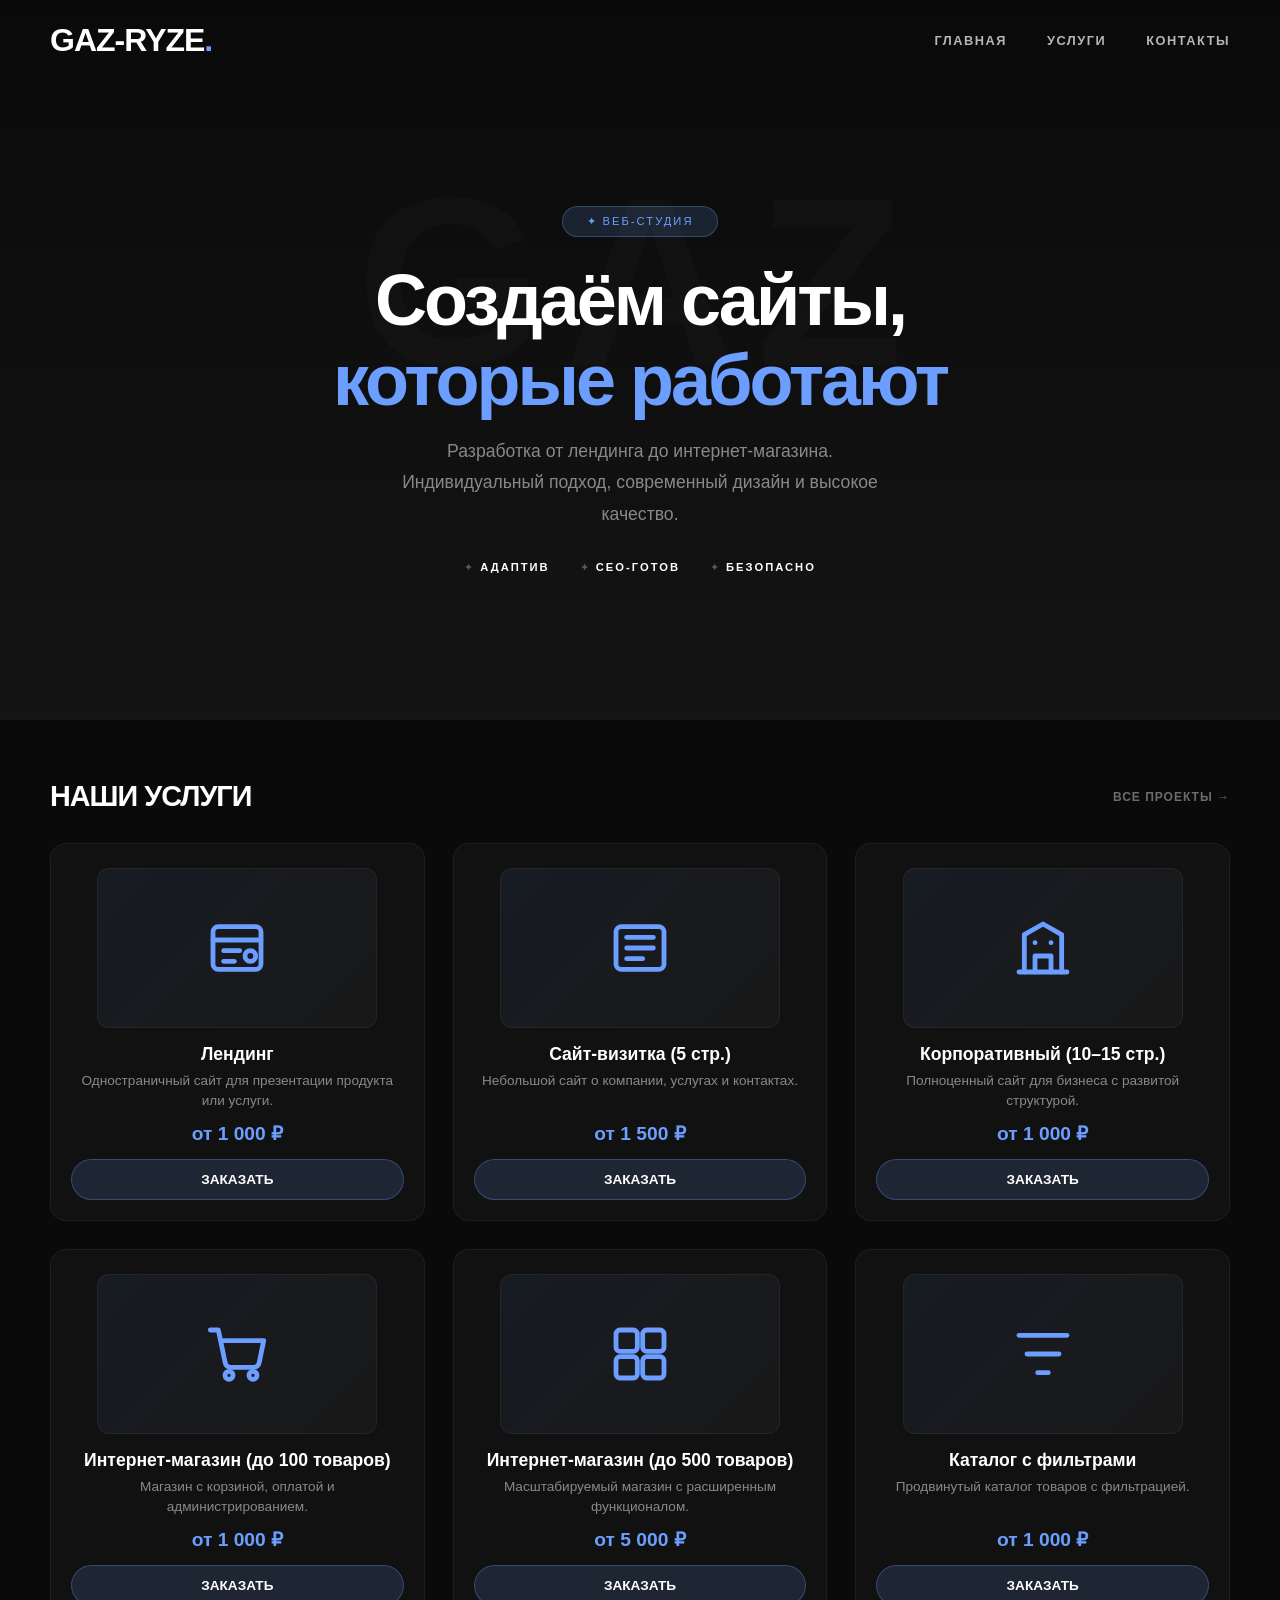
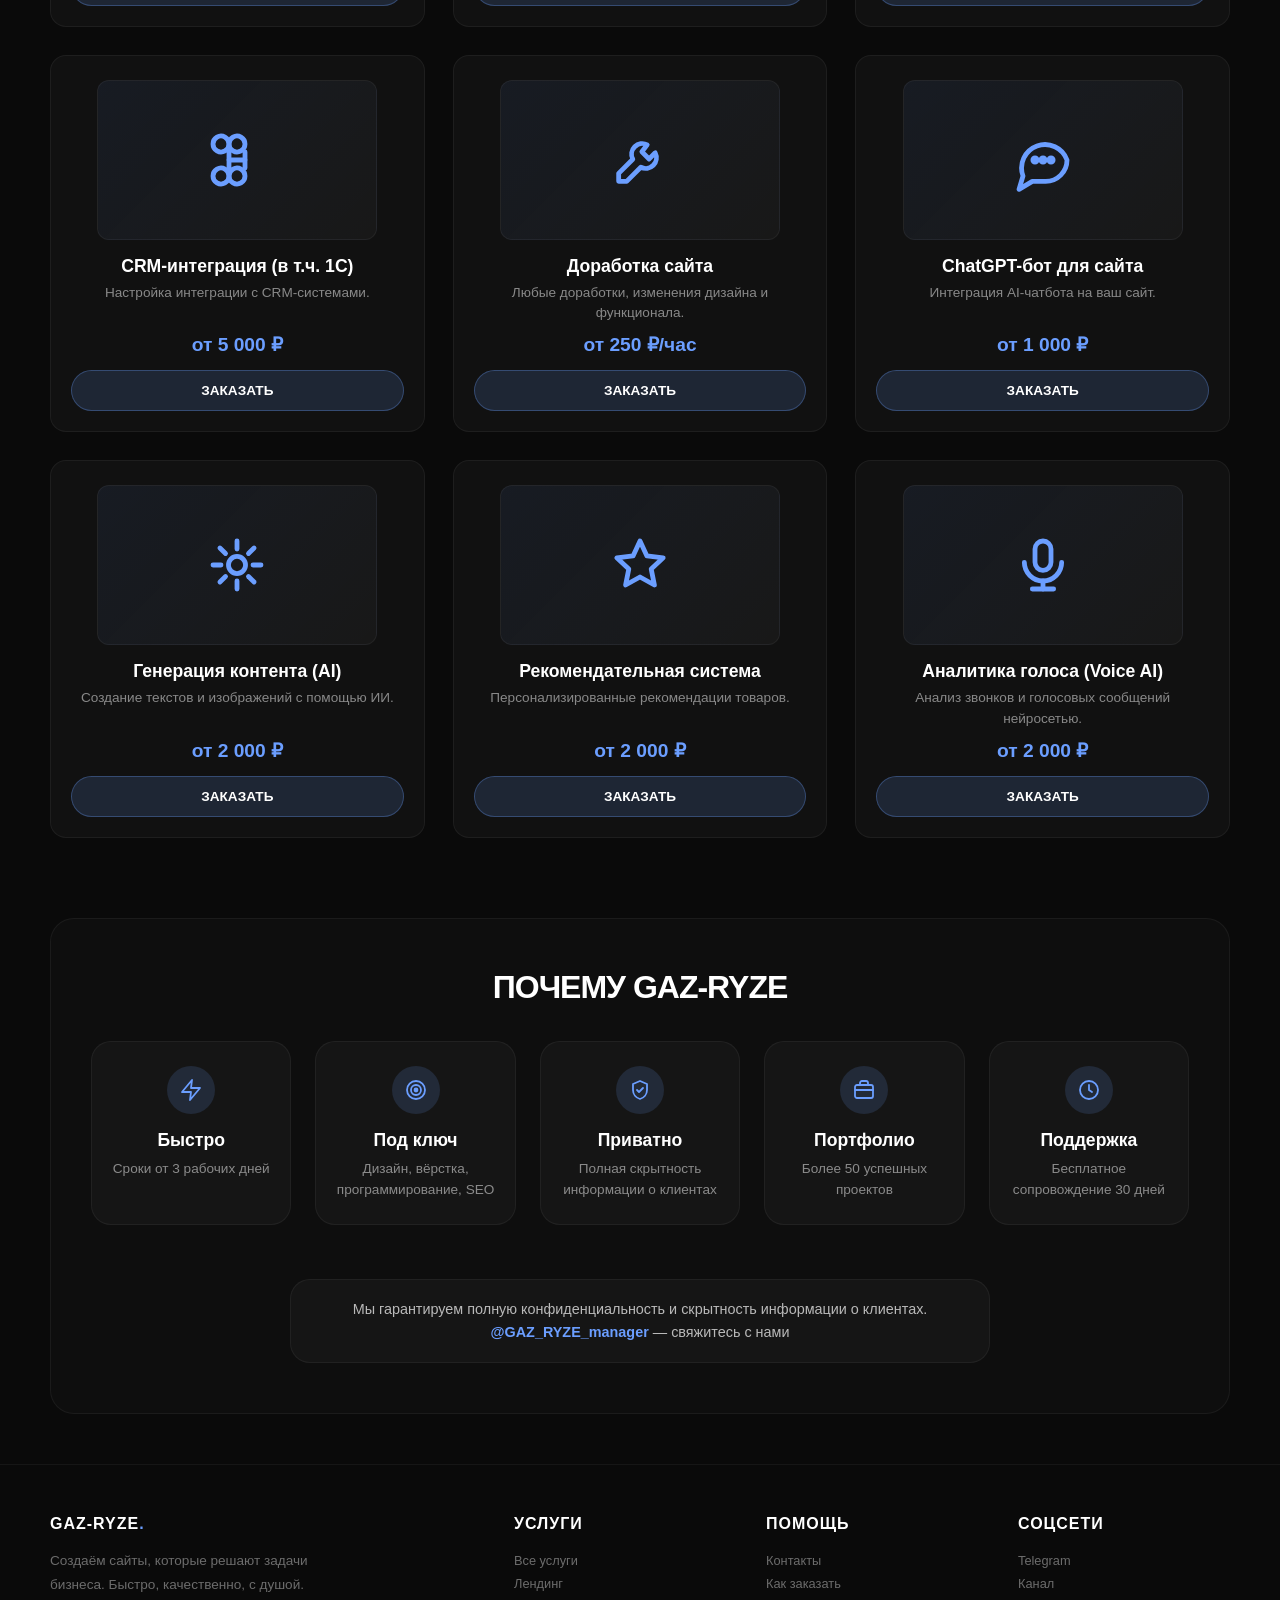
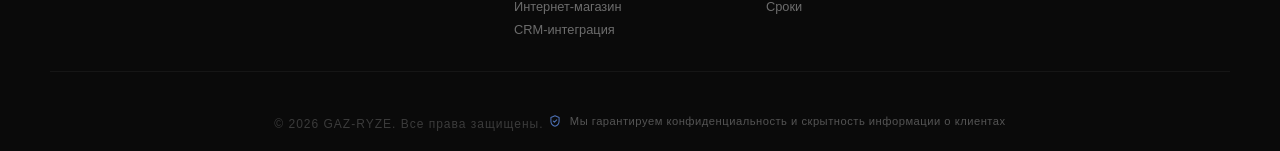
<file: index.html>
<!DOCTYPE html>
<html lang="ru">
<head>
    <meta charset="UTF-8" />
    <meta name="viewport" content="width=device-width, initial-scale=1.0, user-scalable=yes" />
    <title>GAZ-RYZE — создание сайтов</title>
    <link rel="stylesheet" href="Style.css" />
</head>
<body>

    <header class="header">
        <div class="logo">GAZ-RYZE<span>.</span></div>
        <nav class="nav-links">
            <a href="#" id="homeLink">ГЛАВНАЯ</a>
            <a href="#" id="catalogLink">УСЛУГИ</a>
            <a href="#" id="contactsMenuLink">КОНТАКТЫ</a>
        </nav>
    </header>

    <main id="mainContent"></main>

    <div id="orderInstructionsContainer" style="display: block;"></div>

    <footer>
        <div class="footer-content">
            <div class="footer-col">
                <h4>GAZ-RYZE<span>.</span></h4>
                <p>Создаём сайты, которые решают задачи бизнеса. Быстро, качественно, с душой.</p>
            </div>
            <div class="footer-col">
                <h4>УСЛУГИ</h4>
                <a href="#" id="footerCatalog">Все услуги</a>
                <a href="#">Лендинг</a>
                <a href="#">Интернет-магазин</a>
                <a href="#">CRM-интеграция</a>
            </div>
            <div class="footer-col">
                <h4>ПОМОЩЬ</h4>
                <a href="#" id="footerContacts">Контакты</a>
                <a href="#">Как заказать</a>
                <a href="#">Сроки</a>
            </div>
            <div class="footer-col">
                <h4>СОЦСЕТИ</h4>
                <a href="https://t.me/GAZ_RYZE_manager" target="_blank">Telegram</a>
                <a href="https://t.me/Gaz_Ryze" target="_blank">Канал</a>
            </div>
        </div>
        <div class="footer-bottom">
            <span>© 2026 GAZ-RYZE. Все права защищены.</span>
            <div class="footer-privacy">
                <svg viewBox="0 0 24 24" fill="none" stroke="currentColor" stroke-width="1.8" stroke-linecap="round" stroke-linejoin="round" width="14" height="14">
                    <path d="M12 3l7 3v6c0 4.5-3 8-7 9-4-1-7-4.5-7-9V6l7-3z"/>
                    <path d="M9 12l2 2 4-4"/>
                </svg>
                <span>Мы гарантируем конфиденциальность и скрытность информации о клиентах</span>
            </div>
        </div>
    </footer>

    <!-- Модалка контактов -->
    <div id="contactsModal" class="contacts-modal">
        <div class="contacts-card">
            <button class="close-contacts" id="closeContactsBtn">✕</button>
            <h2>СВЯЗАТЬСЯ С НАМИ</h2>
            <div class="contact-detail">
                <div class="contact-icon">
                    <svg viewBox="0 0 24 24" fill="none" stroke="currentColor" stroke-width="1.8" stroke-linecap="round" stroke-linejoin="round" width="24" height="24">
                        <path d="M22 2 11 13"/>
                        <path d="M22 2l-7 20-4-9-9-4 20-7z"/>
                    </svg>
                </div>
                <div class="contact-info">
                    <div class="contact-label">Telegram</div>
                    <div class="contact-value">@GAZ_RYZE_manager</div>
                </div>
            </div>
            <div class="contact-detail">
                <div class="contact-icon">
                    <svg viewBox="0 0 24 24" fill="none" stroke="currentColor" stroke-width="1.8" stroke-linecap="round" stroke-linejoin="round" width="24" height="24">
                        <rect x="2" y="4" width="20" height="16" rx="2"/>
                        <path d="m2 7 10 6 10-6"/>
                    </svg>
                </div>
                <div class="contact-info">
                    <div class="contact-label">Канал</div>
                    <div class="contact-value">@Gaz_Ryze</div>
                </div>
            </div>
            <div class="contact-privacy-note">
                <svg viewBox="0 0 24 24" fill="none" stroke="currentColor" stroke-width="1.8" stroke-linecap="round" stroke-linejoin="round" width="16" height="16">
                    <path d="M12 3l7 3v6c0 4.5-3 8-7 9-4-1-7-4.5-7-9V6l7-3z"/>
                    <path d="M9 12l2 2 4-4"/>
                </svg>
                <span>Полная конфиденциальность ваших данных</span>
            </div>
            <a href="https://t.me/GAZ_RYZE_manager" target="_blank" class="contacts-telegram-btn">НАПИСАТЬ</a>
        </div>
    </div>

    <div class="sync-notice" id="syncNotice">Готово</div>

    <!-- Модалка деталей услуги -->
    <div id="productCodeModal" class="product-code-modal">
        <div class="product-code-card">
            <button class="close-code-btn" id="closeCodeBtn">✕</button>
            <div class="code-icon" id="serviceIcon"></div>
            <h2 id="serviceName">Услуга</h2>
            <div class="code-display" id="productCodeDisplay">Цена</div>
            <div class="product-info" id="productInfoDisplay">Описание</div>
            <button class="copy-code-btn" id="copyCodeBtn">СВЯЗАТЬСЯ</button>
            <div class="code-hint">Нажмите, чтобы открыть контакты</div>
        </div>
    </div>

    <script src="Script.js"></script>
</body>
</html>
</file>
<file: Style.css>
* {
    margin: 0;
    padding: 0;
    box-sizing: border-box;
}

@import url('https://fonts.googleapis.com/css2?family=Inter:wght@300;400;600;700;800;900&display=swap');

body {
    background: #0a0a0a;
    font-family: 'Inter', Arial, sans-serif;
    color: #ffffff;
}

/* ---------- АНИМАЦИИ ---------- */
@keyframes fadeInUp {
    from { opacity: 0; transform: translateY(40px); }
    to { opacity: 1; transform: translateY(0); }
}
@keyframes fadeInScale {
    from { opacity: 0; transform: scale(0.9); }
    to { opacity: 1; transform: scale(1); }
}
@keyframes float {
    0%, 100% { transform: translateY(0px); }
    50% { transform: translateY(-10px); }
}
@keyframes glowPulse {
    0%, 100% { box-shadow: 0 0 20px rgba(107, 158, 255, 0.2); }
    50% { box-shadow: 0 0 40px rgba(107, 158, 255, 0.4); }
}
@keyframes iconFadeIn {
    from { opacity: 0; transform: scale(0.6) rotate(-8deg); }
    to   { opacity: 1; transform: scale(1) rotate(0deg); }
}

/* ---------- ШАПКА ---------- */
.header {
    position: fixed;
    top: 0;
    left: 0;
    width: 100%;
    padding: 22px 50px;
    background: transparent;
    z-index: 100;
    display: flex;
    align-items: center;
    justify-content: space-between;
    transition: all 0.3s ease;
}
.header.scrolled {
    background: rgba(10, 10, 10, 0.92);
    backdrop-filter: blur(12px);
    padding: 14px 50px;
    border-bottom: 1px solid rgba(255, 255, 255, 0.05);
}

.header .logo {
    font-size: 2rem;
    font-weight: 900;
    color: white;
    letter-spacing: -1px;
    flex-shrink: 0;
}
.header .logo span {
    color: #6b9eff;
}

/* ---------- МЕНЮ ---------- */
.header .nav-links {
    display: flex;
    align-items: center;
    gap: 40px;
}
.header .nav-links a {
    color: rgba(255, 255, 255, 0.7);
    text-decoration: none;
    font-size: 0.8rem;
    font-weight: 600;
    letter-spacing: 1.5px;
    position: relative;
    transition: 0.3s;
}
.header .nav-links a::after {
    content: '';
    position: absolute;
    bottom: -7px;
    left: 0;
    width: 0;
    height: 2px;
    background: #6b9eff;
    transition: 0.3s;
}
.header .nav-links a:hover {
    color: white;
}
.header .nav-links a:hover::after {
    width: 100%;
}

.burger,
.side-menu,
.overlay {
    display: none;
}

/* ---------- ГЕРОЙ ---------- */
.hero-section {
    margin-top: 0;
    padding: 140px 50px 80px;
    background: linear-gradient(180deg, #0a0a0a 0%, #141414 100%);
    text-align: center;
    position: relative;
    overflow: hidden;
    min-height: 80vh;
    display: flex;
    flex-direction: column;
    justify-content: center;
    align-items: center;
}
.hero-section::before {
    content: 'GAZ';
    position: absolute;
    top: 20%;
    left: 50%;
    transform: translateX(-50%);
    font-size: 15rem;
    font-weight: 900;
    color: rgba(255, 255, 255, 0.02);
    letter-spacing: 20px;
    pointer-events: none;
}
.hero-section .hero-badge {
    display: inline-block;
    background: rgba(107, 158, 255, 0.15);
    border: 1px solid rgba(107, 158, 255, 0.3);
    padding: 8px 24px;
    border-radius: 30px;
    font-size: 0.7rem;
    color: #6b9eff;
    letter-spacing: 2px;
    text-transform: uppercase;
    margin-bottom: 24px;
    animation: fadeInUp 0.8s ease;
}
.hero-section h1 {
    font-size: 4.5rem;
    font-weight: 900;
    letter-spacing: -3px;
    margin-bottom: 16px;
    animation: fadeInUp 0.8s ease 0.1s both;
    line-height: 1.1;
}
.hero-section h1 span {
    color: #6b9eff;
}
.hero-section p {
    font-size: 1.1rem;
    color: rgba(255, 255, 255, 0.5);
    max-width: 500px;
    margin: 0 auto 30px;
    line-height: 1.8;
    animation: fadeInUp 0.8s ease 0.2s both;
}
.hero-section .hero-tags {
    display: flex;
    gap: 30px;
    flex-wrap: wrap;
    justify-content: center;
    animation: fadeInUp 0.8s ease 0.3s both;
}
.hero-section .hero-tags span {
    color: rgba(255, 255, 255, 0.3);
    font-size: 0.7rem;
    letter-spacing: 2px;
    text-transform: uppercase;
}
.hero-section .hero-tags span strong {
    color: white;
}

/* ---------- КАТАЛОГ ---------- */
.catalog {
    padding: 60px 50px 80px;
    background: #0a0a0a;
}
.section-title {
    font-size: 1.8rem;
    font-weight: 800;
    margin-bottom: 30px;
    letter-spacing: -1px;
    display: flex;
    align-items: center;
    justify-content: space-between;
}
.section-title .view-all {
    font-size: 0.75rem;
    font-weight: 600;
    color: rgba(255, 255, 255, 0.4);
    cursor: pointer;
    transition: 0.3s;
    letter-spacing: 1px;
    text-transform: uppercase;
}
.section-title .view-all:hover {
    color: #6b9eff;
}

/* ---------- СЕТКА УСЛУГ ---------- */
.categories-grid {
    display: grid;
    grid-template-columns: repeat(auto-fill, minmax(280px, 1fr));
    gap: 28px;
    animation: fadeInUp 0.6s ease;
}

.category-card {
    background: rgba(255, 255, 255, 0.03);
    border-radius: 16px;
    padding: 24px 20px 20px;
    text-align: center;
    cursor: pointer;
    transition: all 0.4s cubic-bezier(0.4, 0, 0.2, 1);
    border: 1px solid rgba(255, 255, 255, 0.05);
    display: flex;
    flex-direction: column;
    align-items: center;
    min-height: 340px;
}
.category-card:hover {
    transform: translateY(-8px);
    background: rgba(107, 158, 255, 0.05);
    border-color: rgba(107, 158, 255, 0.3);
    box-shadow: 0 20px 50px rgba(0, 0, 0, 0.4);
}
.category-card:active {
    transform: scale(0.97);
}

.category-icon {
    width: 100%;
    max-width: 280px;
    height: 160px;
    margin-bottom: 16px;
    border-radius: 12px;
    flex-shrink: 0;
    background: linear-gradient(135deg, rgba(107, 158, 255, 0.08), rgba(255, 255, 255, 0.03));
    border: 1px solid rgba(255, 255, 255, 0.05);
    display: flex;
    align-items: center;
    justify-content: center;
    transition: all 0.4s ease;
}
.category-icon svg {
    width: 64px;
    height: 64px;
    color: #6b9eff;
    display: block;
    animation: iconFadeIn 0.5s ease both;
    transition: transform 0.4s ease, filter 0.4s ease;
}
.category-card:hover .category-icon {
    border-color: rgba(107, 158, 255, 0.3);
    background: linear-gradient(135deg, rgba(107, 158, 255, 0.15), rgba(255, 255, 255, 0.05));
}
.category-card:hover .category-icon svg {
    transform: scale(1.1);
    filter: drop-shadow(0 0 12px rgba(107, 158, 255, 0.5));
}

.category-name {
    font-weight: 700;
    font-size: 1.1rem;
    color: white;
    margin-bottom: 6px;
}

.service-description {
    font-size: 0.85rem;
    color: rgba(255, 255, 255, 0.5);
    line-height: 1.5;
    margin-bottom: 10px;
    flex-grow: 1;
}

.service-price {
    font-weight: 700;
    color: #6b9eff;
    font-size: 1.2rem;
    margin-bottom: 14px;
}

.view-code-btn {
    background: rgba(107, 158, 255, 0.15);
    border: 1px solid rgba(107, 158, 255, 0.3);
    padding: 12px 20px;
    border-radius: 30px;
    font-weight: 600;
    cursor: pointer;
    transition: all 0.3s;
    color: white;
    width: 100%;
    font-size: 0.85rem;
    margin-top: auto;
}
.view-code-btn:hover {
    background: #6b9eff;
    border-color: #6b9eff;
    transform: scale(1.02);
}
.view-code-btn:active {
    transform: scale(0.97);
}

/* ---------- ПРЕИМУЩЕСТВА ---------- */
.order-steps {
    background: rgba(255, 255, 255, 0.02);
    border-radius: 24px;
    margin: 0 50px 50px;
    padding: 50px 40px;
    border: 1px solid rgba(255, 255, 255, 0.05);
}
.steps-title {
    font-size: 2rem;
    font-weight: 800;
    color: white;
    text-align: center;
    margin-bottom: 35px;
    letter-spacing: -1px;
}
.steps-container {
    display: flex;
    flex-wrap: wrap;
    justify-content: center;
    gap: 24px;
}
.step-card {
    background: rgba(255, 255, 255, 0.03);
    border-radius: 20px;
    padding: 24px 20px;
    flex: 1;
    min-width: 160px;
    text-align: center;
    transition: all 0.4s cubic-bezier(0.4, 0, 0.2, 1);
    border: 1px solid rgba(255, 255, 255, 0.05);
}
.step-card:hover {
    transform: translateY(-6px);
    border-color: rgba(107, 158, 255, 0.2);
    background: rgba(255, 255, 255, 0.05);
}
.step-number {
    width: 48px;
    height: 48px;
    background: rgba(107, 158, 255, 0.15);
    color: #6b9eff;
    font-size: 1.4rem;
    font-weight: 800;
    border-radius: 50%;
    display: flex;
    align-items: center;
    justify-content: center;
    margin: 0 auto 16px;
    transition: 0.3s;
}
.step-number svg {
    width: 24px;
    height: 24px;
    display: block;
}
.step-card:hover .step-number {
    background: #6b9eff;
    color: white;
    transform: scale(1.1);
}
.step-title {
    font-size: 1.1rem;
    font-weight: 700;
    color: white;
    margin-bottom: 8px;
}
.step-desc {
    font-size: 0.85rem;
    color: rgba(255, 255, 255, 0.5);
    line-height: 1.5;
}
.bot-contact {
    margin-top: 30px;
    text-align: center;
    background: rgba(255, 255, 255, 0.03);
    padding: 18px 28px;
    border-radius: 20px;
    display: inline-block;
    width: auto;
    margin-left: auto;
    margin-right: auto;
    border: 1px solid rgba(255, 255, 255, 0.05);
    max-width: 700px;
}
.bot-contact span {
    color: rgba(255, 255, 255, 0.7);
    font-weight: 500;
    font-size: 0.9rem;
    line-height: 1.6;
}
.bot-contact a {
    color: #6b9eff;
    text-decoration: none;
    font-weight: 600;
}
.bot-contact a:hover {
    text-decoration: underline;
}

/* ---------- ПОДВАЛ ---------- */
footer {
    background: #0a0a0a;
    border-top: 1px solid rgba(255, 255, 255, 0.05);
    padding: 50px 50px 20px;
}
.footer-content {
    display: grid;
    grid-template-columns: 2fr 1fr 1fr 1fr;
    gap: 40px;
    max-width: 1200px;
    margin: 0 auto;
}
.footer-col h4 {
    font-size: 1rem;
    font-weight: 700;
    margin-bottom: 16px;
    color: white;
    letter-spacing: 1px;
}
.footer-col h4 span {
    color: #6b9eff;
}
.footer-col p {
    color: rgba(255, 255, 255, 0.4);
    font-size: 0.85rem;
    line-height: 1.8;
    max-width: 280px;
}
.footer-col a {
    display: block;
    color: rgba(255, 255, 255, 0.4);
    text-decoration: none;
    font-size: 0.8rem;
    padding: 4px 0;
    transition: 0.3s;
}
.footer-col a:hover {
    color: #6b9eff;
    padding-left: 4px;
}
.footer-bottom {
    text-align: center;
    padding-top: 30px;
    margin-top: 30px;
    border-top: 1px solid rgba(255, 255, 255, 0.05);
    color: rgba(255, 255, 255, 0.2);
    font-size: 0.75rem;
    letter-spacing: 1px;
}
.footer-privacy {
    margin-top: 12px;
    display: inline-flex;
    align-items: center;
    gap: 8px;
    color: rgba(255, 255, 255, 0.3);
    font-size: 0.7rem;
    letter-spacing: 0.5px;
}
.footer-privacy svg {
    color: #6b9eff;
    flex-shrink: 0;
    opacity: 0.7;
}

/* ---------- МОДАЛКИ ---------- */
.contacts-modal {
    position: fixed;
    top: 0;
    left: 0;
    width: 100%;
    height: 100%;
    background: rgba(0, 0, 0, 0.8);
    backdrop-filter: blur(12px);
    z-index: 300;
    display: flex;
    align-items: center;
    justify-content: center;
    opacity: 0;
    visibility: hidden;
    transition: 0.3s;
}
.contacts-modal.active {
    opacity: 1;
    visibility: visible;
}
.contacts-card {
    background: #141414;
    width: 90%;
    max-width: 440px;
    border-radius: 24px;
    padding: 35px 30px 30px;
    text-align: center;
    transform: scale(0.9);
    transition: 0.3s cubic-bezier(0.4, 0, 0.2, 1);
    position: relative;
    border: 1px solid rgba(255, 255, 255, 0.05);
}
.contacts-modal.active .contacts-card {
    transform: scale(1);
}
.close-contacts {
    position: absolute;
    top: 16px;
    right: 20px;
    background: none;
    border: none;
    font-size: 1.4rem;
    cursor: pointer;
    color: rgba(255, 255, 255, 0.3);
    transition: 0.3s;
}
.close-contacts:hover {
    color: #6b9eff;
    transform: rotate(90deg);
}
.contact-detail {
    background: rgba(255, 255, 255, 0.03);
    border-radius: 16px;
    padding: 14px 18px;
    margin: 12px 0;
    display: flex;
    align-items: center;
    gap: 14px;
    border: 1px solid rgba(255, 255, 255, 0.05);
}
.contact-icon {
    display: flex;
    align-items: center;
    justify-content: center;
    color: #6b9eff;
    flex-shrink: 0;
}
.contact-info {
    text-align: left;
    flex: 1;
}
.contact-label {
    font-size: 0.65rem;
    color: rgba(255, 255, 255, 0.3);
    text-transform: uppercase;
    letter-spacing: 1px;
}
.contact-value {
    color: white;
    font-weight: 600;
}
.contact-privacy-note {
    display: inline-flex;
    align-items: center;
    gap: 8px;
    color: rgba(255, 255, 255, 0.4);
    font-size: 0.75rem;
    margin: 14px 0 4px;
    padding: 10px 16px;
    background: rgba(107, 158, 255, 0.06);
    border: 1px solid rgba(107, 158, 255, 0.15);
    border-radius: 12px;
}
.contact-privacy-note svg {
    color: #6b9eff;
    flex-shrink: 0;
}
.contacts-telegram-btn {
    display: inline-block;
    margin-top: 18px;
    background: #6b9eff;
    color: #0a0a0a;
    padding: 14px 30px;
    border-radius: 30px;
    text-decoration: none;
    font-weight: 700;
    transition: 0.3s;
    letter-spacing: 1px;
    font-size: 0.85rem;
}
.contacts-telegram-btn:hover {
    transform: scale(1.03);
    box-shadow: 0 8px 30px rgba(107, 158, 255, 0.3);
}

.product-code-modal {
    position: fixed;
    top: 0;
    left: 0;
    width: 100%;
    height: 100%;
    background: rgba(0, 0, 0, 0.85);
    backdrop-filter: blur(16px);
    z-index: 500;
    display: flex;
    align-items: center;
    justify-content: center;
    opacity: 0;
    visibility: hidden;
    transition: 0.3s;
}
.product-code-modal.active {
    opacity: 1;
    visibility: visible;
}
.product-code-card {
    background: #141414;
    width: 90%;
    max-width: 420px;
    border-radius: 24px;
    padding: 35px 30px 30px;
    text-align: center;
    transform: scale(0.9) rotate(-2deg);
    transition: 0.4s cubic-bezier(0.34, 1.56, 0.64, 1);
    position: relative;
    border: 1px solid rgba(255, 255, 255, 0.05);
}
.product-code-modal.active .product-code-card {
    transform: scale(1) rotate(0deg);
}
.close-code-btn {
    position: absolute;
    top: 16px;
    right: 20px;
    background: none;
    border: none;
    font-size: 1.4rem;
    cursor: pointer;
    color: rgba(255, 255, 255, 0.3);
    transition: 0.3s;
}
.close-code-btn:hover {
    color: #6b9eff;
    transform: rotate(90deg);
}
.code-icon {
    display: flex;
    align-items: center;
    justify-content: center;
    width: 88px;
    height: 88px;
    margin: 0 auto 16px;
    border-radius: 50%;
    background: linear-gradient(135deg, rgba(107, 158, 255, 0.15), rgba(255, 255, 255, 0.03));
    border: 1px solid rgba(107, 158, 255, 0.25);
}
.code-icon svg {
    width: 44px;
    height: 44px;
    color: #6b9eff;
    display: block;
}
.product-code-card h2 {
    font-size: 1.5rem;
    font-weight: 800;
    color: white;
    margin-bottom: 12px;
    letter-spacing: -1px;
}
.code-display {
    font-size: 2rem;
    font-weight: 800;
    font-family: 'Courier New', monospace;
    color: #6b9eff;
    background: rgba(255, 255, 255, 0.03);
    padding: 20px;
    border-radius: 14px;
    letter-spacing: 4px;
    margin: 12px 0;
    border: 1px solid rgba(107, 158, 255, 0.2);
}
.product-info {
    color: rgba(255, 255, 255, 0.5);
    font-size: 0.95rem;
    margin-bottom: 16px;
    line-height: 1.6;
}
.copy-code-btn {
    background: #6b9eff;
    color: #0a0a0a;
    border: none;
    font-weight: 700;
    padding: 14px 30px;
    border-radius: 30px;
    cursor: pointer;
    transition: 0.3s;
    font-size: 0.85rem;
    width: 100%;
    letter-spacing: 1px;
}
.copy-code-btn:hover {
    transform: scale(1.02);
    box-shadow: 0 8px 30px rgba(107, 158, 255, 0.3);
}
.copy-code-btn:active {
    transform: scale(0.97);
}
.code-hint {
    color: rgba(255, 255, 255, 0.3);
    font-size: 0.75rem;
    margin-top: 14px;
    padding-top: 14px;
    border-top: 1px solid rgba(255, 255, 255, 0.05);
}

/* ---------- УВЕДОМЛЕНИЕ ---------- */
.sync-notice {
    position: fixed;
    bottom: 30px;
    left: 50%;
    transform: translateX(-50%) translateY(20px);
    background: rgba(107, 158, 255, 0.9);
    color: #0a0a0a;
    padding: 12px 24px;
    border-radius: 30px;
    font-size: 0.85rem;
    font-weight: 600;
    opacity: 0;
    transition: 0.4s cubic-bezier(0.4, 0, 0.2, 1);
    pointer-events: none;
    z-index: 100;
    box-shadow: 0 8px 30px rgba(107, 158, 255, 0.3);
}
.sync-notice.show {
    opacity: 1;
    transform: translateX(-50%) translateY(0);
}

/* ---------- АДАПТИВ ---------- */
@media (max-width: 992px) {
    .footer-content {
        grid-template-columns: 1fr 1fr;
        gap: 30px;
    }
    .hero-section h1 {
        font-size: 3.5rem;
    }
    .hero-section::before {
        font-size: 10rem;
    }
}

@media (max-width: 768px) {
    .header {
        padding: 16px 20px;
        gap: 25px;
    }
    .header.scrolled {
        padding: 12px 20px;
    }
    .header .logo {
        font-size: 1.5rem;
    }
    .header .nav-links {
        gap: 20px;
    }
    .header .nav-links a {
        font-size: 0.7rem;
        letter-spacing: 1px;
    }
    .hero-section {
        padding: 120px 20px 60px;
        min-height: 70vh;
    }
    .hero-section h1 {
        font-size: 2.5rem;
        letter-spacing: -2px;
    }
    .hero-section::before {
        font-size: 6rem;
        letter-spacing: 10px;
    }
    .hero-section .hero-tags {
        gap: 16px;
    }
    .catalog {
        padding: 40px 16px 60px;
    }
    .categories-grid {
        grid-template-columns: repeat(auto-fill, minmax(220px, 1fr));
        gap: 16px;
    }
    .category-card {
        min-height: 300px;
        padding: 20px 14px;
    }
    .category-icon {
        height: 130px;
    }
    .category-icon svg {
        width: 52px;
        height: 52px;
    }
    .order-steps {
        margin: 0 16px 30px;
        padding: 30px 16px;
    }
    .steps-title {
        font-size: 1.4rem;
    }
    .step-card {
        min-width: 130px;
        padding: 18px 14px;
    }
    .footer-content {
        grid-template-columns: 1fr;
        gap: 24px;
        text-align: center;
    }
    .footer-col p {
        max-width: 100%;
    }
    footer {
        padding: 30px 20px 16px;
    }
    .section-title {
        font-size: 1.4rem;
    }
    .product-code-card {
        padding: 25px 20px;
    }
    .code-display {
        font-size: 1.4rem;
        padding: 14px;
        letter-spacing: 2px;
    }
    .contacts-card {
        padding: 28px 20px 24px;
    }
}

@media (max-width: 480px) {
    .header {
        padding: 14px 16px;
        gap: 18px;
    }
    .header .logo {
        font-size: 1.3rem;
    }
    .header .nav-links {
        gap: 14px;
    }
    .header .nav-links a {
        font-size: 0.6rem;
        letter-spacing: 0.5px;
    }
    .categories-grid {
        grid-template-columns: 1fr 1fr;
        gap: 12px;
    }
    .category-card {
        min-height: 270px;
        padding: 16px 12px;
    }
    .category-icon {
        height: 100px;
    }
    .category-icon svg {
        width: 40px;
        height: 40px;
    }
    .category-name {
        font
</file>
